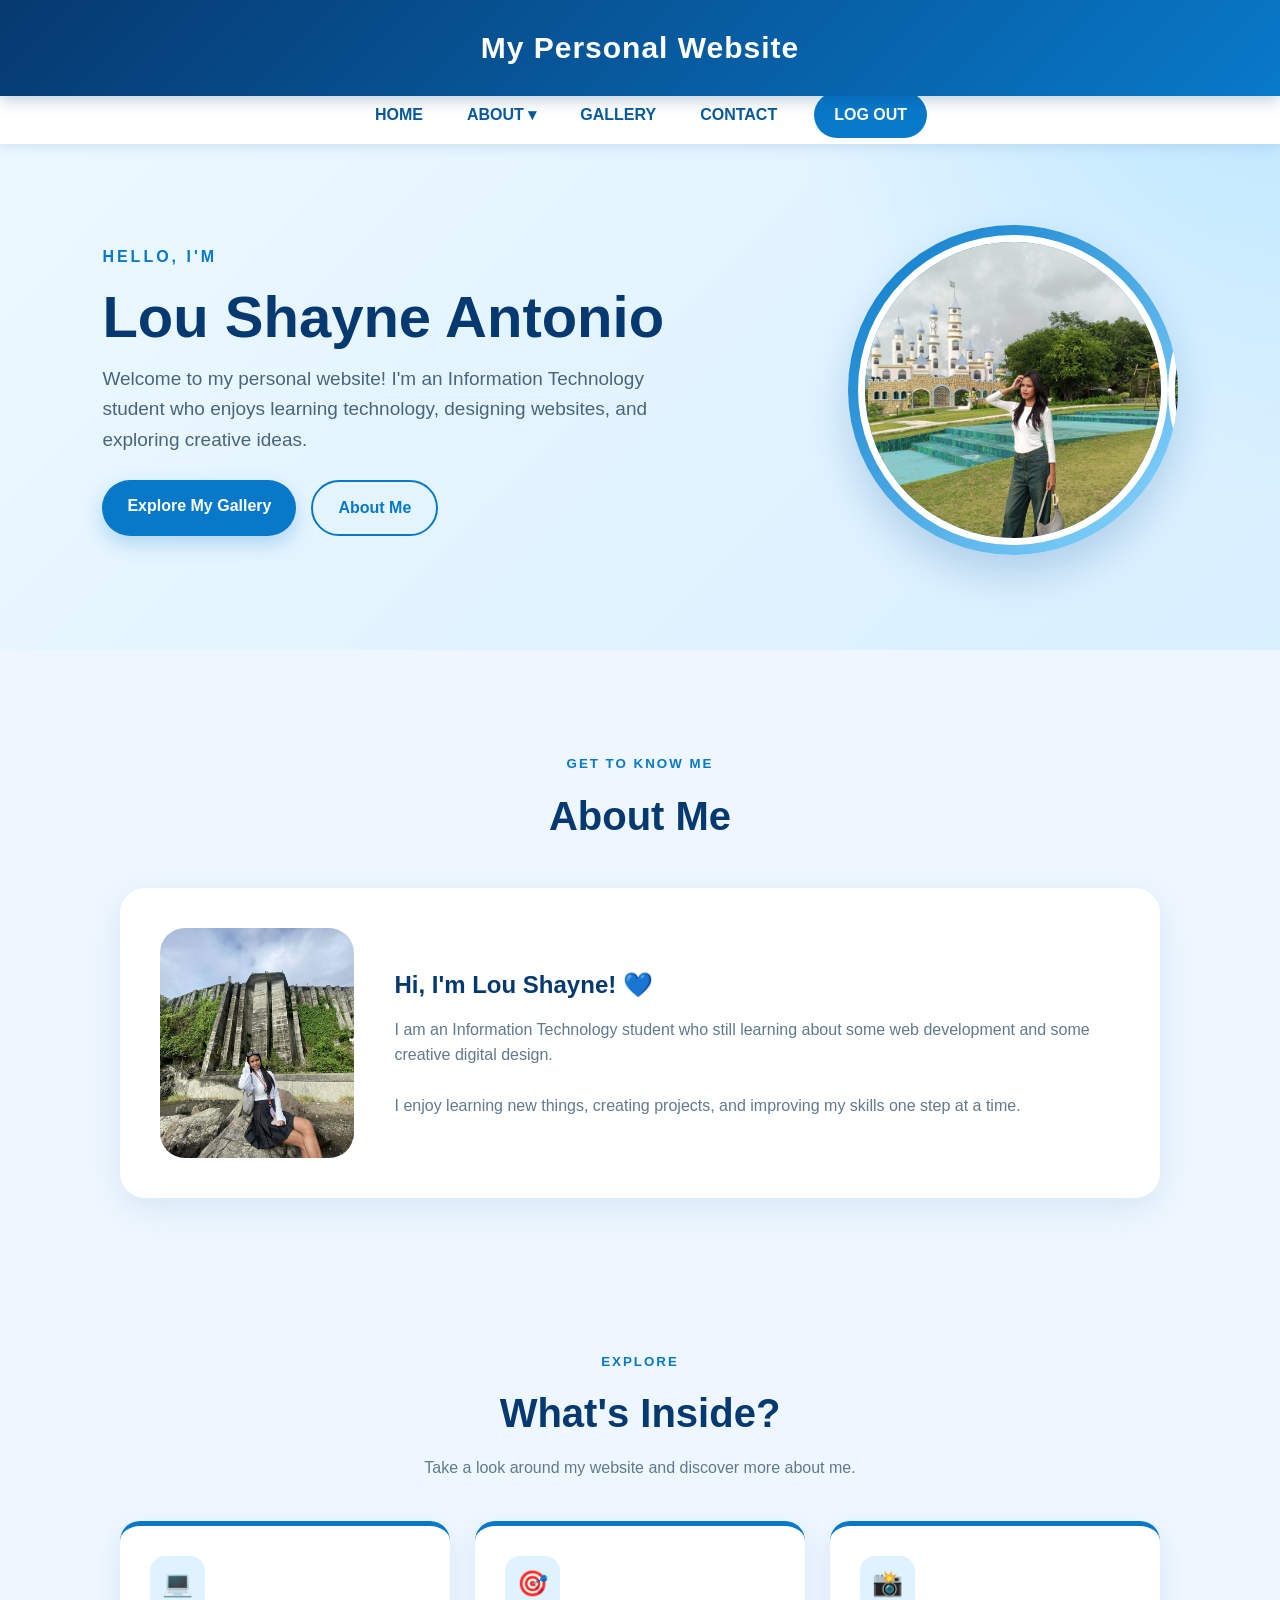
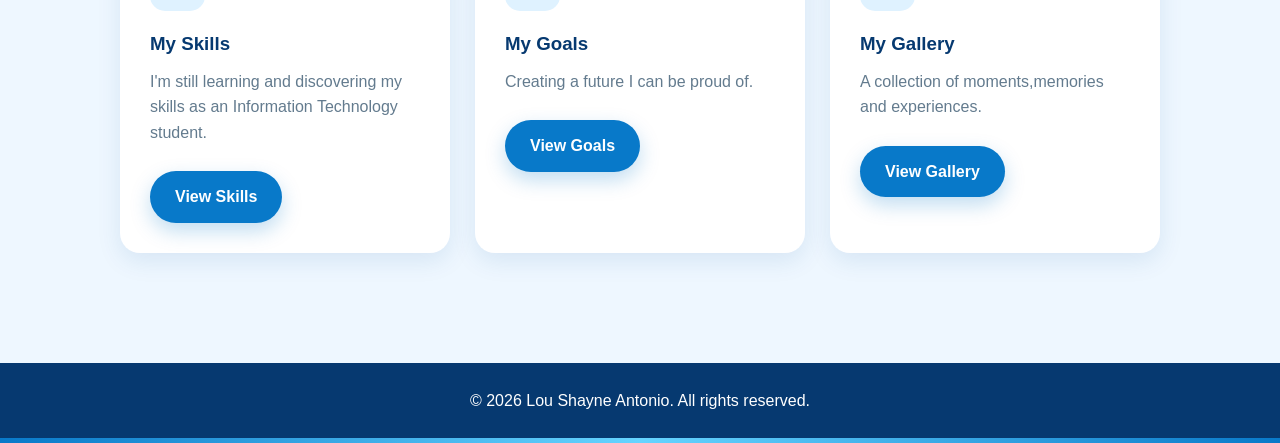
<file: index.html>
<!DOCTYPE html>
<html lang="en">

<head>

    <meta charset="UTF-8">

    <meta
        name="viewport"
        content="width=device-width, initial-scale=1.0"
    >

    <title>Home | My Blue Website</title>

    <link rel="stylesheet" href="style.css">

</head>


<body>


<header>

    <h1>My Personal Website</h1>

</header>


<nav>

    <ul>

        <li>
            <a href="index.html">HOME</a>
        </li>

        <li class="dropdown">

            <a href="#">ABOUT ▾</a>

            <div class="dropdown-content">

                <a href="skills.html">
                    My Skills
                </a>

                <a href="goals.html">
                    My Goals
                </a>

                <a href="funfacts.html">
                    Fun Facts
                </a>

            </div>

        </li>

        <li>
            <a href="gallery.html">GALLERY</a>
        </li>

        <li>
            <a href="contact.html">CONTACT</a>
        </li>

        <li>
            <a
                href="#"
                class="logout-button"
                onclick="confirmLogout()"
            >
                LOG OUT
            </a>
        </li>

    </ul>

</nav>

<!-- HERO SECTION -->

<section class="hero">

    <!-- HERO TEXT -->
    <div class="hero-text">

        <div class="small-title">
            Hello, I'm
        </div>

        <h2>
            Lou Shayne Antonio
           
        </h2>

        <p>
            Welcome to my personal website!
            I'm an Information Technology student
            who enjoys learning technology,
            designing websites, and exploring
            creative ideas.
        </p>

        <div class="hero-buttons">

            <a
                href="gallery.html"
                class="btn btn-primary"
            >
                Explore My Gallery
            </a>

            <a
                href="#about"
                class="btn btn-outline"
            >
                About Me
            </a>

        </div>

    </div>


    <!-- THREE PHOTO SLIDER -->

    <div class="hero-slider">

        <div class="hero-slides">

            <img
                src="one.jpe"
                alt="Profile Photo"
            >

            <img
                src="two2.jpe"
                alt="Second Photo"
            >

            <img
                src="me.jpe"
                alt="Third Photo"
            >

        </div>

    </div>

</section>



<!-- ABOUT -->

<section class="section" id="about">

    <div class="section-title">

        <small>GET TO KNOW ME</small>

        <h2>About Me</h2>

    </div>


    <div class="about-card">

        <img
            src="two.jpe"
            alt="My Photo"
        >


        <div>

            <h2>Hi, I'm Lou Shayne! 💙</h2>

            <p>
                I am an Information Technology student
                who still learning about some web development and some creative digital design.
            </p>

            <br>

            <p>
                I enjoy learning new things,
                creating projects, and improving
                my skills one step at a time.
            </p>

        </div>

    </div>

</section>


<!-- QUICK INFORMATION -->

<section class="section">

    <div class="section-title">

        <small>EXPLORE</small>

        <h2>What's Inside?</h2>

        <p>
            Take a look around my website
            and discover more about me.
        </p>

    </div>


    <div class="card-grid">


        <div class="card">

            <div class="card-icon">💻</div>

            <h3>My Skills</h3>

            <p>
                I'm still learning and discovering my skills as an Information Technology student.
            </p>

            <br>

            <a
                href="skills.html"
                class="btn btn-primary"
            >
                View Skills
            </a>

        </div>


        <div class="card">

            <div class="card-icon">🎯</div>

            <h3>My Goals</h3>

            <p>
               Creating a future I can be proud of.
            </p>

            <br>

            <a
                href="goals.html"
                class="btn btn-primary"
            >
                View Goals
            </a>

        </div>


        <div class="card">

            <div class="card-icon">📸</div>

            <h3>My Gallery</h3>

            <p>
                A collection of moments,memories and experiences.
            </p>

            <br>

            <a
                href="gallery.html"
                class="btn btn-primary"
            >
                View Gallery
            </a>

        </div>

    </div>

</section>


<footer>

    <p>
        © 2026 Lou Shayne Antonio.
        All rights reserved.
    </p>

</footer>


<div class="footer-divider"></div>


<script src="script.js"></script>

</body>

</html>
</file>
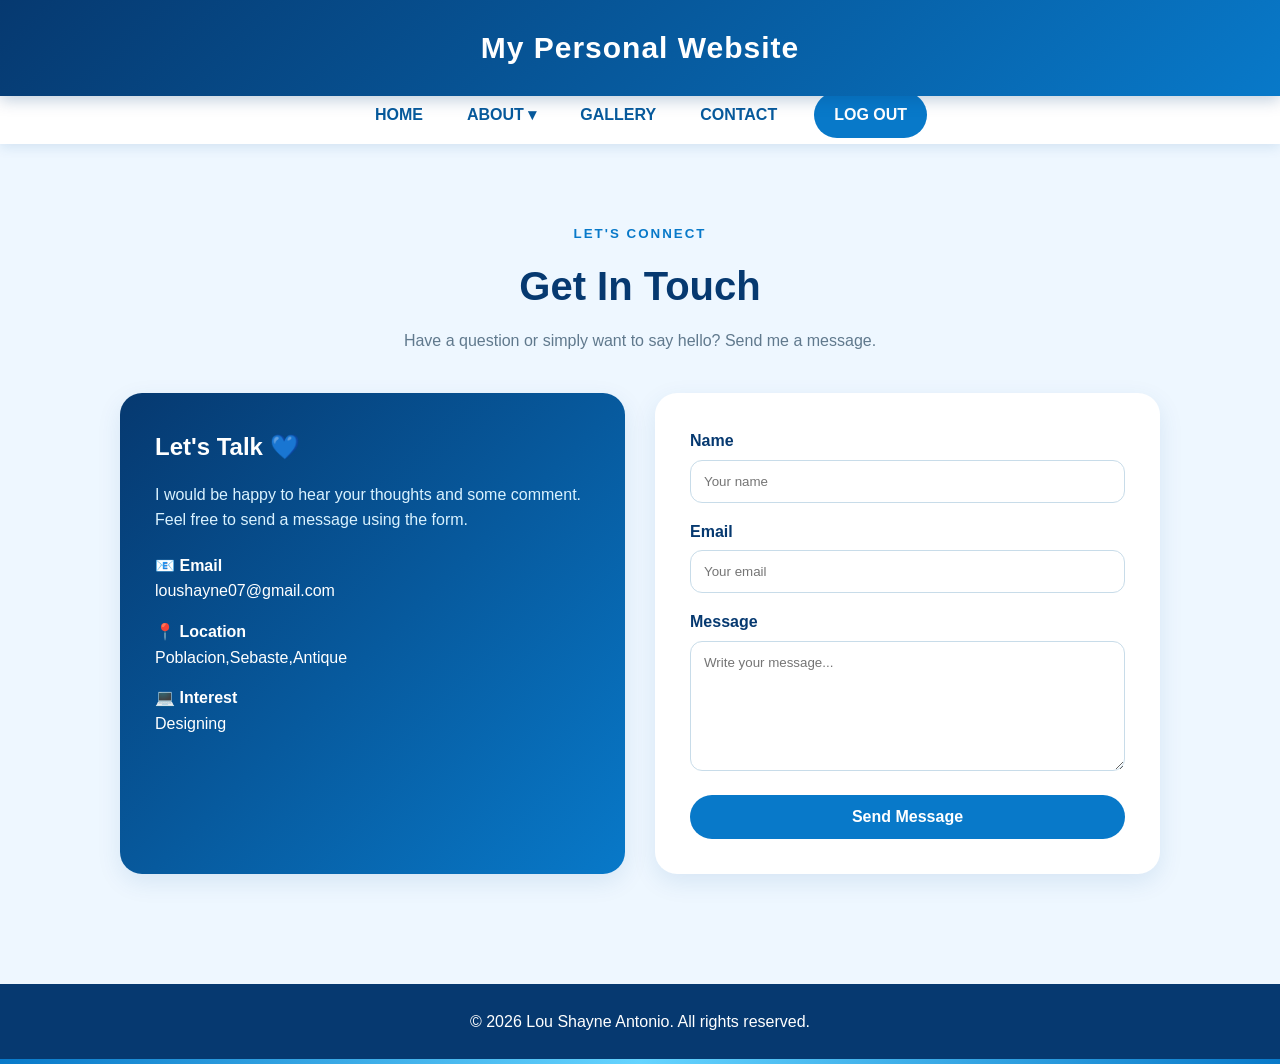
<file: contact.html>
<!DOCTYPE html>
<html lang="en">

<head>

    <meta charset="UTF-8">

    <meta
        name="viewport"
        content="width=device-width, initial-scale=1.0"
    >

    <title>Contact Me</title>

    <link rel="stylesheet" href="style.css">

</head>


<body>


<header>

    <h1>My Personal Website</h1>

</header>


<nav>

    <ul>

        <li>
            <a href="index.html">HOME</a>
        </li>

        <li class="dropdown">

            <a href="#">ABOUT ▾</a>

            <div class="dropdown-content">

                <a href="skills.html">My Skills</a>

                <a href="goals.html">My Goals</a>

                <a href="funfacts.html">Fun Facts</a>

            </div>

        </li>

        <li>
            <a href="gallery.html">GALLERY</a>
        </li>

        <li>
            <a href="contact.html">CONTACT</a>
        </li>

        <li>
            <a
                href="#"
                class="logout-button"
                onclick="confirmLogout()"
            >
                LOG OUT
            </a>
        </li>

    </ul>

</nav>


<section
    class="section"
    style="padding-top:170px;"
>


    <div class="section-title">

        <small>LET'S CONNECT</small>

        <h2>Get In Touch</h2>

        <p>
            Have a question or simply want to
            say hello? Send me a message.
        </p>

    </div>


    <div class="contact-container">


        <div class="contact-info">

            <h2>Let's Talk 💙</h2>

            <p>
                I would be happy to hear your thoughts and some comment.
                Feel free to send a message using
                the form.
            </p>


            <div class="contact-detail">

                📧
                <strong>Email</strong>

                <br>

                loushayne07@gmail.com

            </div>


            <div class="contact-detail">

                📍
                <strong>Location</strong>

                <br>

                Poblacion,Sebaste,Antique

            </div>


            <div class="contact-detail">

                💻
                <strong>Interest</strong>

                <br>

                Designing

            </div>

        </div>


        <form
            class="contact-form"
            id="contactForm"
        >


            <label for="name">
                Name
            </label>

            <input
                type="text"
                id="name"
                placeholder="Your name"
            >

            <p
                id="nameError"
                class="error"
            ></p>


            <label for="email">
                Email
            </label>

            <input
                type="email"
                id="email"
                placeholder="Your email"
            >

            <p
                id="emailError"
                class="error"
            ></p>


            <label for="message">
                Message
            </label>

            <textarea
                id="message"
                placeholder="Write your message..."
            ></textarea>

            <p
                id="messageError"
                class="error"
            ></p>


            <button type="submit">
                Send Message
            </button>

        </form>


    </div>

</section>


<footer>

    <p>
        © 2026 Lou Shayne Antonio.
        All rights reserved.
    </p>

</footer>


<div class="footer-divider"></div>


<script src="script.js"></script>

</body>

</html>
</file>
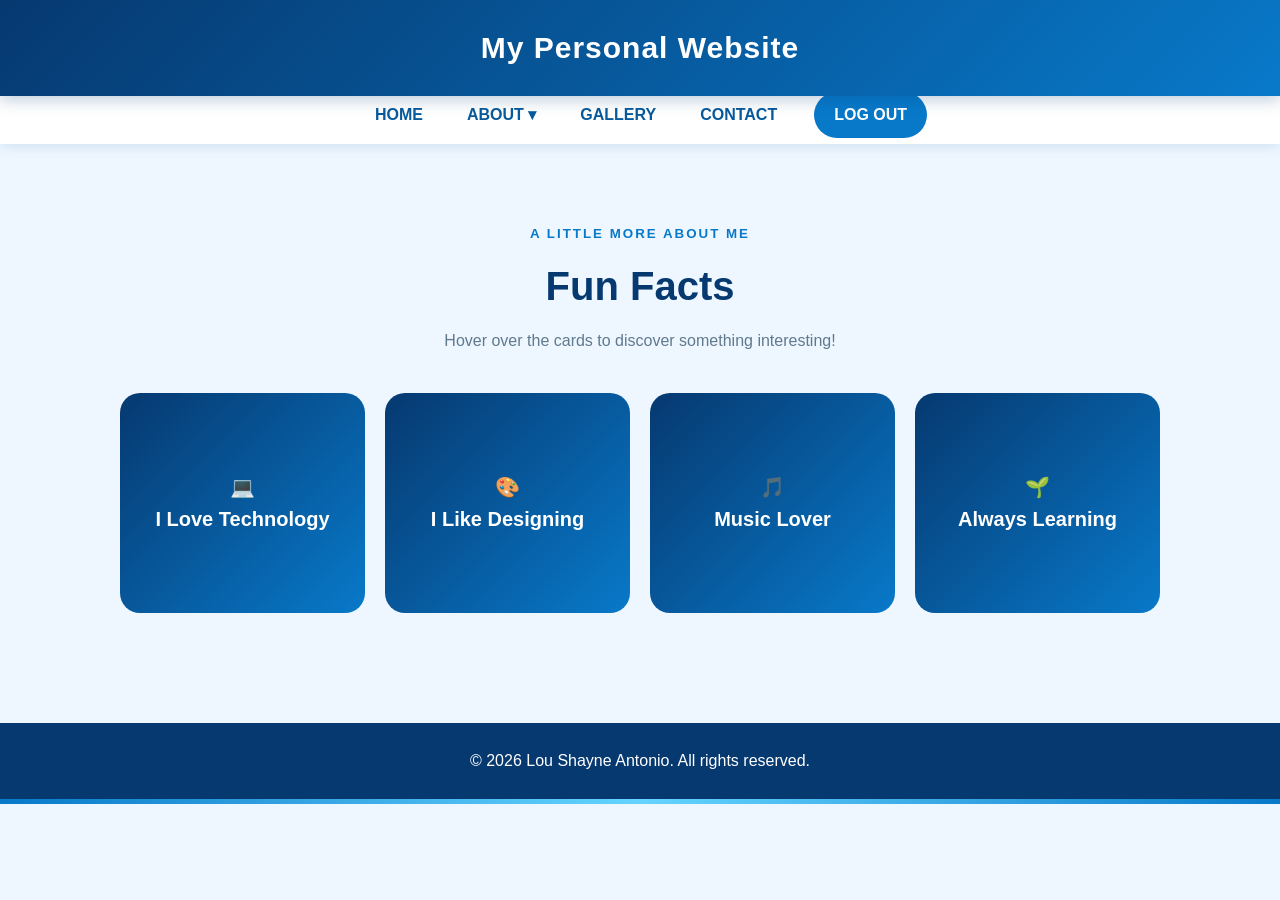
<file: funfacts.html>
<!DOCTYPE html>
<html lang="en">

<head>

    <meta charset="UTF-8">

    <meta
        name="viewport"
        content="width=device-width, initial-scale=1.0"
    >

    <title>Fun Facts</title>

    <link rel="stylesheet" href="style.css">

</head>


<body>


<header>

    <h1>My Personal Website</h1>

</header>


<nav>

    <ul>

        <li>
            <a href="index.html">HOME</a>
        </li>

        <li class="dropdown">

            <a href="#">ABOUT ▾</a>

            <div class="dropdown-content">

                <a href="skills.html">My Skills</a>

                <a href="goals.html">My Goals</a>

                <a href="funfacts.html">Fun Facts</a>

            </div>

        </li>

        <li>
            <a href="gallery.html">GALLERY</a>
        </li>

        <li>
            <a href="contact.html">CONTACT</a>
        </li>

        <li>
            <a
                href="#"
                class="logout-button"
                onclick="confirmLogout()"
            >
                LOG OUT
            </a>
        </li>

    </ul>

</nav>


<section
    class="section"
    style="padding-top:170px;"
>


    <div class="section-title">

        <small>A LITTLE MORE ABOUT ME</small>

        <h2>Fun Facts</h2>

        <p>
            Hover over the cards to discover
            something interesting!
        </p>

    </div>


    <div class="funfact-container">


        <div class="funfact-card">

            <div class="funfact-inner">

                <div class="funfact-front">
                    💻
                    <br>
                    I Love Technology
                </div>

                <div class="funfact-back">

                    <p>
                        I enjoy use it, it helps me learn, create and discover new possibilities.
                    </p>

                </div>

            </div>

        </div>


        <div class="funfact-card">

            <div class="funfact-inner">

                <div class="funfact-front">
                    🎨
                    <br>
                    I Like Designing
                </div>

                <div class="funfact-back">

                    <p>
                       I enjoy designing because it allows me to express my creativity and turn ideas into something 
                       meaningful.
                    </p>

                </div>

            </div>

        </div>


        <div class="funfact-card">

            <div class="funfact-inner">

                <div class="funfact-front">
                    🎵
                    <br>
                    Music Lover
                </div>

                <div class="funfact-back">

                    <p>
                        Music is something that I love it helps me express my feelings, relax and also you can 
                        listen to music while you are working, you can enjoy every moment.
                    </p>

                </div>

            </div>

        </div>


        <div class="funfact-card">

            <div class="funfact-inner">

                <div class="funfact-front">
                    🌱
                    <br>
                    Always Learning
                </div>

                <div class="funfact-back">

                    <p>
                        Helps me grow and become a better with every experience.
                    </p>

                </div>

            </div>

        </div>


    </div>

</section>


<footer>

    <p>
        © 2026 Lou Shayne Antonio.
        All rights reserved.
    </p>

</footer>


<div class="footer-divider"></div>


<script src="script.js"></script>

</body>

</html>
</file>
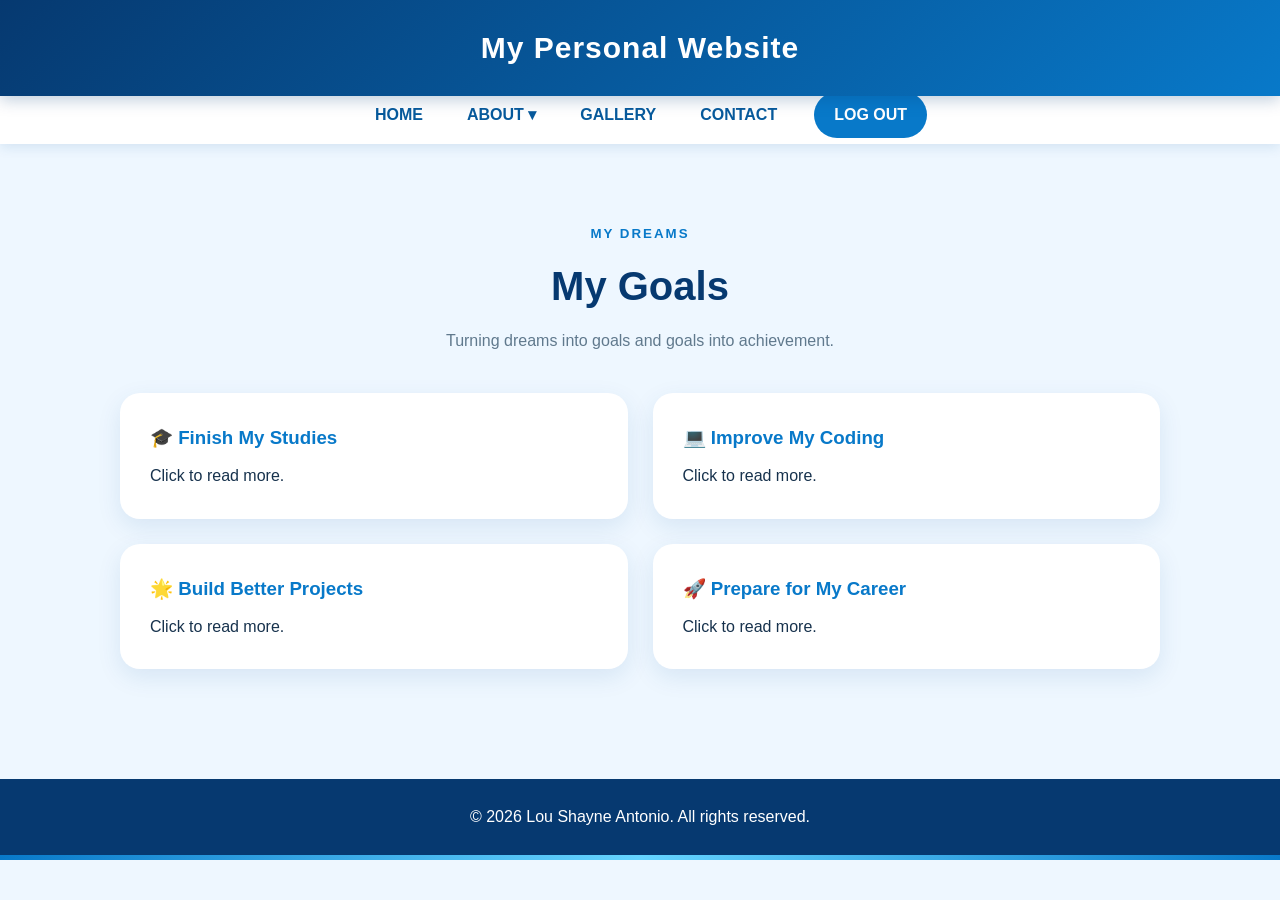
<file: goals.html>
<!DOCTYPE html>
<html lang="en">

<head>

    <meta charset="UTF-8">

    <meta
        name="viewport"
        content="width=device-width, initial-scale=1.0"
    >

    <title>My Goals</title>

    <link rel="stylesheet" href="style.css">

</head>


<body>


<header>

    <h1>My Personal Website</h1>

</header>


<nav>

    <ul>

        <li>
            <a href="index.html">HOME</a>
        </li>

        <li class="dropdown">

            <a href="#">ABOUT ▾</a>

            <div class="dropdown-content">

                <a href="skills.html">My Skills</a>

                <a href="goals.html">My Goals</a>

                <a href="funfacts.html">Fun Facts</a>

            </div>

        </li>

        <li>
            <a href="gallery.html">GALLERY</a>
        </li>

        <li>
            <a href="contact.html">CONTACT</a>
        </li>

        <li>
            <a
                href="#"
                class="logout-button"
                onclick="confirmLogout()"
            >
                LOG OUT
            </a>
        </li>

    </ul>

</nav>


<section
    class="section"
    style="padding-top:170px;"
>


    <div class="section-title">

        <small>MY DREAMS</small>

        <h2>My Goals</h2>

        <p>
            Turning dreams into goals and goals into achievement.
        </p>

    </div>


    <div class="goal-grid">


        <div
            class="goal-card"
            onclick="toggleGoal('goal1')"
        >

            <h3>🎓 Finish My Studies</h3>

            <p>
                Click to read more.
            </p>

            <div
                class="goal-details"
                id="goal1"
            >

                <p>
                    I want to successfully complete
                    my studies and gain more knowledge,save more money and 
                    help my so hardworking mother.
                </p>

            </div>

        </div>


        <div
            class="goal-card"
            onclick="toggleGoal('goal2')"
        >

            <h3>💻 Improve My Coding</h3>

            <p>
                Click to read more.
            </p>

            <div
                class="goal-details"
                id="goal2"
            >

                <p>
                    I want to continue practicing
                    HTML, CSS, JavaScript, and
                    other programming technologies so that I can understand it better and further expand my knowledge.
                </p>

            </div>

        </div>


        <div
            class="goal-card"
            onclick="toggleGoal('goal3')"
        >

            <h3>🌟 Build Better Projects</h3>

            <p>
                Click to read more.
            </p>

            <div
                class="goal-details"
                id="goal3"
            >

                <p>
                   I want to create a useful and important website and application 
                   that is accessible to everyone.
                </p>

            </div>

        </div>


        <div
            class="goal-card"
            onclick="toggleGoal('goal4')"
        >

            <h3>🚀 Prepare for My Career</h3>

            <p>
                Click to read more.
            </p>

            <div
                class="goal-details"
                id="goal4"
            >

                <p>
                    I want to develop my skills and gain experience so that I can use them to become a successful
                    IT professional in the future.
                </p>

            </div>

        </div>


    </div>

</section>


<footer>

    <p>
        © 2026 Lou Shayne Antonio.
        All rights reserved.
    </p>

</footer>


<div class="footer-divider"></div>


<script src="script.js"></script>

</body>

</html>
</file>
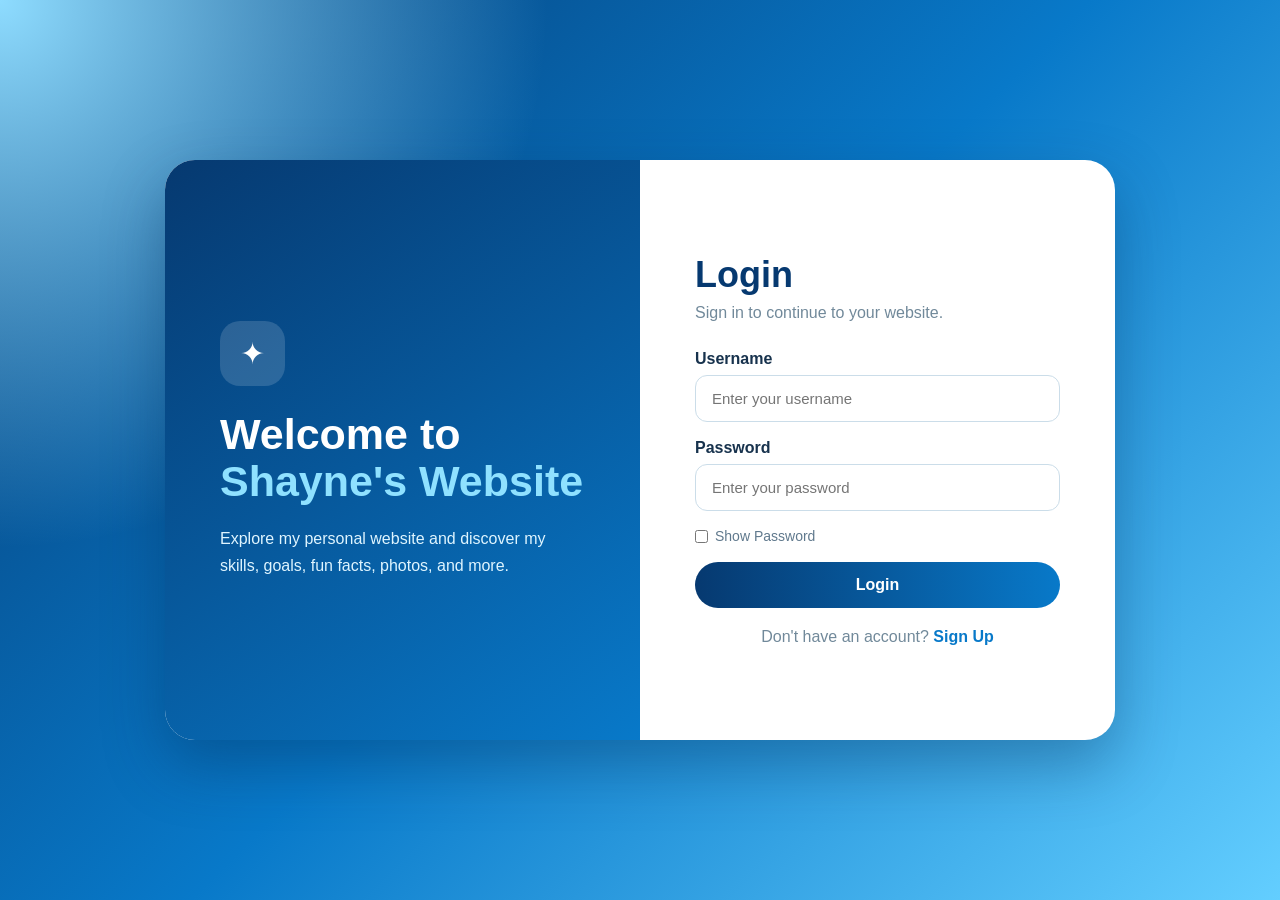
<file: login.html>
<!DOCTYPE html>
<html lang="en">

<head>
    <meta charset="UTF-8">
    <meta name="viewport" content="width=device-width, initial-scale=1.0">

    <title>Login | My Blue Website</title>

    <link rel="stylesheet" href="login_style.css">
</head>

<body>

    <div class="login-wrapper">

        <!-- LEFT SIDE -->

        <div class="login-info">

            <div class="logo">
                ✦
            </div>

            <h1>
                Welcome to
                <span>Shayne's Website</span>
            </h1>

            <p>
                Explore my personal website and discover my
                skills, goals, fun facts, photos, and more.
            </p>

        </div>


        <!-- RIGHT SIDE -->

        <div class="form-container">

            <h2 id="formTitle">Login</h2>

            <p class="form-subtitle" id="formSubtitle">
                Sign in to continue to your website.
            </p>

            <form id="authForm">

                <div class="form-group">

                    <label for="username">
                        Username
                    </label>

                    <input
                        type="text"
                        id="username"
                        placeholder="Enter your username"
                        required
                    >

                </div>


                <div class="form-group">

                    <label for="password">
                        Password
                    </label>

                    <input
                        type="password"
                        id="password"
                        placeholder="Enter your password"
                        required
                    >

                </div>


                <div
                    class="form-group"
                    id="confirmGroup"
                    style="display:none;"
                >

                    <label for="confirmPassword">
                        Confirm Password
                    </label>

                    <input
                        type="password"
                        id="confirmPassword"
                        placeholder="Confirm your password"
                    >

                </div>


                <p
                    id="passwordMatchMessage"
                    style="display:none;"
                ></p>


                <div class="show-password" id="showPasswordContainer">

                    <input
                        type="checkbox"
                        id="showPassword"
                    >

                    <label for="showPassword">
                        Show Password
                    </label>

                </div>


                <button
                    type="submit"
                    class="auth-button"
                    id="submitButton"
                >
                    Login
                </button>


                <p id="errorMessage"></p>


                <p class="toggle-text" id="toggleText">

                    Don't have an account?

                    <a href="#" id="toggleLink">
                        Sign Up
                    </a>

                </p>

            </form>

        </div>

    </div>


    <script>

        let isLogin = true;

        const form = document.getElementById("authForm");

        const formTitle =
            document.getElementById("formTitle");

        const formSubtitle =
            document.getElementById("formSubtitle");

        const confirmGroup =
            document.getElementById("confirmGroup");

        const confirmPassword =
            document.getElementById("confirmPassword");

        const submitButton =
            document.getElementById("submitButton");

        const toggleText =
            document.getElementById("toggleText");

        const toggleLink =
            document.getElementById("toggleLink");

        const errorMessage =
            document.getElementById("errorMessage");

        const showPassword =
            document.getElementById("showPassword");

        const password =
            document.getElementById("password");

        const passwordMatchMessage =
            document.getElementById("passwordMatchMessage");


        /* SHOW PASSWORD */

        showPassword.addEventListener("change", function () {

            password.type =
                this.checked ? "text" : "password";

            confirmPassword.type =
                this.checked ? "text" : "password";

        });


        /* SWITCH LOGIN / SIGN UP */

        toggleLink.addEventListener("click", function (event) {

            event.preventDefault();

            isLogin = !isLogin;

            form.reset();

            errorMessage.textContent = "";

            passwordMatchMessage.style.display = "none";


            if (!isLogin) {

                formTitle.textContent = "Create Account";

                formSubtitle.textContent =
                    "Create your account to get started.";

                confirmGroup.style.display = "block";

                confirmPassword.required = true;

                submitButton.textContent = "Sign Up";

                toggleText.innerHTML =
                    'Already have an account? <a href="#" id="toggleLink">Login</a>';

            } else {

                formTitle.textContent = "Login";

                formSubtitle.textContent =
                    "Sign in to continue to your website.";

                confirmGroup.style.display = "none";

                confirmPassword.required = false;

                submitButton.textContent = "Login";

                toggleText.innerHTML =
                    'Don\'t have an account? <a href="#" id="toggleLink">Sign Up</a>';

            }

            document.getElementById("toggleLink")
                .addEventListener("click", arguments.callee);

        });


        /* PASSWORD MATCH */

        confirmPassword.addEventListener("input", function () {

            if (isLogin) return;

            if (this.value === "") {

                passwordMatchMessage.style.display = "none";

            } else if (this.value === password.value) {

                passwordMatchMessage.textContent =
                    "✓ Passwords match";

                passwordMatchMessage.style.color =
                    "#168a4a";

                passwordMatchMessage.style.display =
                    "block";

            } else {

                passwordMatchMessage.textContent =
                    "Passwords do not match";

                passwordMatchMessage.style.color =
                    "#d62828";

                passwordMatchMessage.style.display =
                    "block";
            }

        });


        /* FORM SUBMIT */

        form.addEventListener("submit", function (event) {

            event.preventDefault();

            const username =
                document.getElementById("username").value.trim();

            const pass =
                password.value;


            if (!username || !pass) {

                errorMessage.textContent =
                    "Please fill out all fields.";

                return;
            }


            if (isLogin) {

                const savedUsername =
                    localStorage.getItem("username");

                const savedPassword =
                    localStorage.getItem("password");


                if (
                    username === savedUsername &&
                    pass === savedPassword
                ) {

                    localStorage.setItem(
                        "isLoggedIn",
                        "true"
                    );

                    alert("Welcome! Successfully logged in.");

                    window.location.href =
                        "index.html";

                } else {

                    errorMessage.textContent =
                        "Invalid username or password.";

                }

            } else {

                const confirm =
                    confirmPassword.value;


                if (pass !== confirm) {

                    errorMessage.textContent =
                        "Passwords do not match.";

                    return;
                }


                localStorage.setItem(
                    "username",
                    username
                );

                localStorage.setItem(
                    "password",
                    pass
                );

                alert(
                    "Account created successfully! You can now log in."
                );

                isLogin = true;

                form.reset();

                confirmGroup.style.display =
                    "none";

                confirmPassword.required =
                    false;

                formTitle.textContent =
                    "Login";

                formSubtitle.textContent =
                    "Sign in to continue to your website.";

                submitButton.textContent =
                    "Login";

                toggleText.innerHTML =
                    'Don\'t have an account? <a href="#" id="toggleLink">Sign Up</a>';

                errorMessage.textContent = "";

            }

        });

    </script>

</body>

</html>
</file>
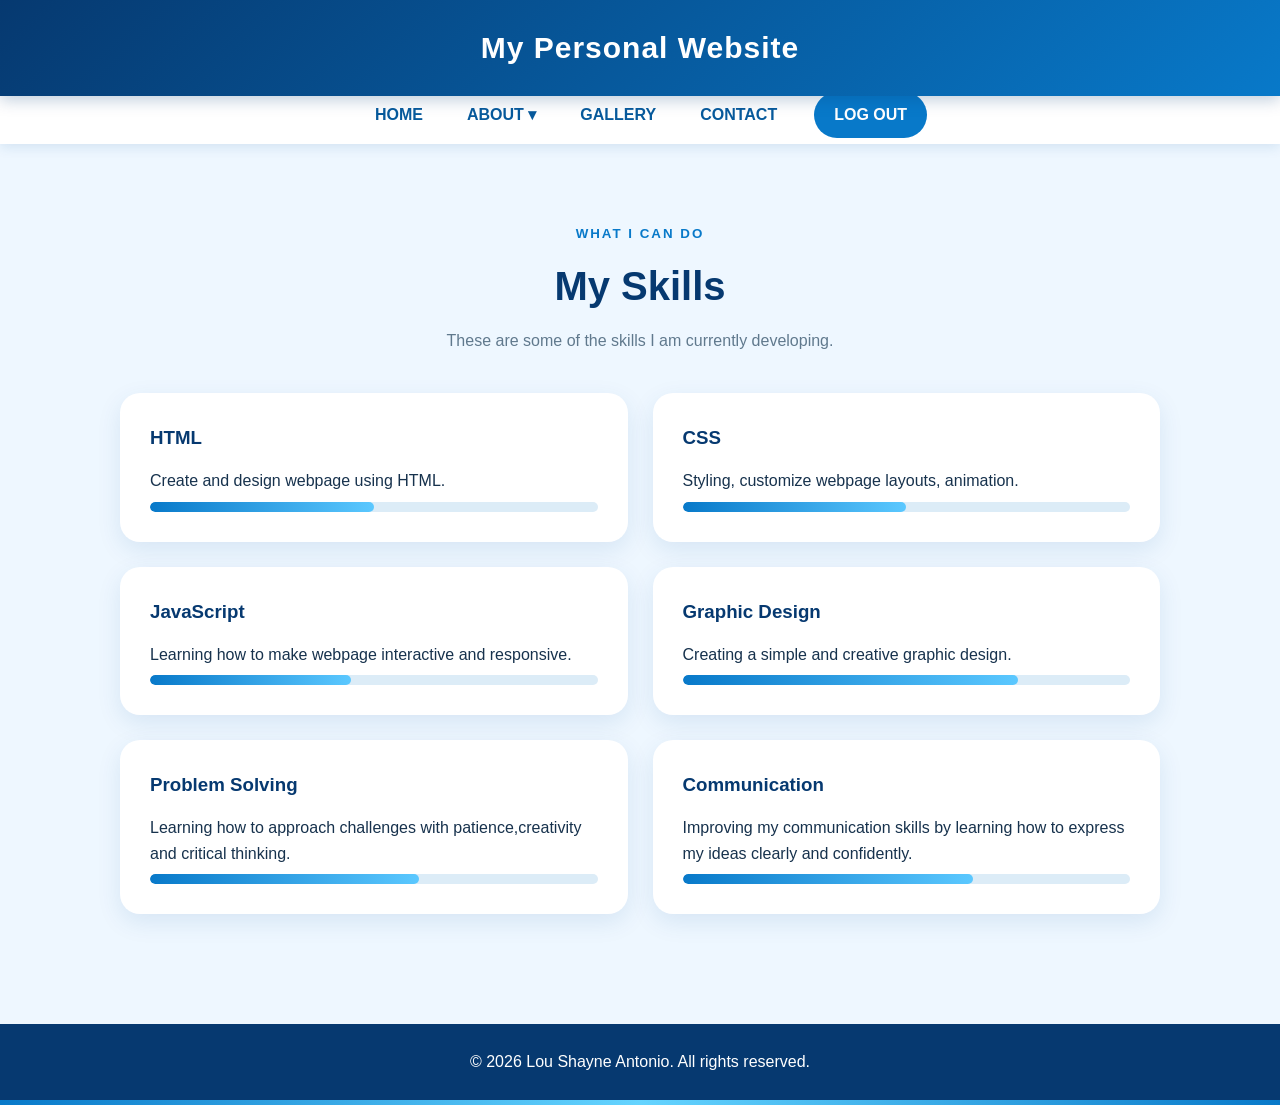
<file: skills.html>
<!DOCTYPE html>
<html lang="en">

<head>

    <meta charset="UTF-8">

    <meta
        name="viewport"
        content="width=device-width, initial-scale=1.0"
    >

    <title>My Skills</title>

    <link rel="stylesheet" href="style.css">

</head>


<body>


<header>

    <h1>My Personal Website</h1>

</header>


<nav>

    <ul>

        <li>
            <a href="index.html">HOME</a>
        </li>

        <li class="dropdown">

            <a href="#">ABOUT ▾</a>

            <div class="dropdown-content">

                <a href="skills.html">My Skills</a>

                <a href="goals.html">My Goals</a>

                <a href="funfacts.html">Fun Facts</a>

            </div>

        </li>

        <li>
            <a href="gallery.html">GALLERY</a>
        </li>

        <li>
            <a href="contact.html">CONTACT</a>
        </li>

        <li>
            <a
                href="#"
                class="logout-button"
                onclick="confirmLogout()"
            >
                LOG OUT
            </a>
        </li>

    </ul>

</nav>


<section
    class="section"
    style="padding-top:170px;"
>


    <div class="section-title">

        <small>WHAT I CAN DO</small>

        <h2>My Skills</h2>

        <p>
            These are some of the skills
            I am currently developing.
        </p>

    </div>


    <div class="skills-container">


        <div class="skill-card">

            <h3>HTML</h3>

            <p>
                Create and design webpage using HTML.
            </p>

            <div class="skill-bar">

                <div
                    class="skill-progress"
                    style="width:50%;"
                ></div>

            </div>

        </div>


        <div class="skill-card">

            <h3>CSS</h3>

            <p>
               Styling, customize webpage layouts, animation.
            </p>

            <div class="skill-bar">

                <div
                    class="skill-progress"
                    style="width:50%;"
                ></div>

            </div>

        </div>


        <div class="skill-card">

            <h3>JavaScript</h3>

            <p>
                Learning how to make webpage interactive and responsive.
            </p>

            <div class="skill-bar">

                <div
                    class="skill-progress"
                    style="width:45%;"
                ></div>

            </div>

        </div>


        <div class="skill-card">

            <h3>Graphic Design</h3>

            <p>
                Creating a simple and creative graphic design.
            </p>

            <div class="skill-bar">

                <div
                    class="skill-progress"
                    style="width:75%;"
                ></div>

            </div>

        </div>


        <div class="skill-card">

            <h3>Problem Solving</h3>

            <p>
                Learning how to approach challenges with patience,creativity and critical thinking.
            </p>

            <div class="skill-bar">

                <div
                    class="skill-progress"
                    style="width:60%;"
                ></div>

            </div>

        </div>


        <div class="skill-card">

            <h3>Communication</h3>

            <p>
                Improving my communication skills by learning how to express my ideas clearly and confidently.
            </p>

            <div class="skill-bar">

                <div
                    class="skill-progress"
                    style="width:65%;"
                ></div>

            </div>

        </div>


    </div>

</section>


<footer>

    <p>
        © 2026 Lou Shayne Antonio.
        All rights reserved.
    </p>

</footer>


<div class="footer-divider"></div>


<script src="script.js"></script>

</body>

</html>
</file>
<file: style.css>
/* ================================
   BLUE PERSONAL WEBSITE
   Main Style Sheet
================================ */

* {
    margin: 0;
    padding: 0;
    box-sizing: border-box;
}

html {
    scroll-behavior: smooth;
}

body {
    font-family: "Trebuchet MS", Arial, sans-serif;
    background: #eef7ff;
    color: #17324d;
    line-height: 1.6;
}

/* ================================
   HEADER
================================ */

header {
    background: linear-gradient(135deg, #063970, #0879c9);
    color: white;
    text-align: center;
    padding: 24px 20px;
    position: fixed;
    top: 0;
    left: 0;
    width: 100%;
    z-index: 1000;
    box-shadow: 0 4px 15px rgba(0, 60, 120, 0.25);
}

header h1 {
    font-size: 30px;
    letter-spacing: 1px;
}

/* ================================
   NAVIGATION
================================ */

nav {
    position: fixed;
    top: 86px;
    left: 0;
    width: 100%;
    z-index: 999;
}

nav ul {
    list-style: none;
    display: flex;
    justify-content: center;
    align-items: center;
    flex-wrap: wrap;
    background: #ffffff;
    box-shadow: 0 3px 12px rgba(0, 80, 150, 0.12);
}

nav ul li {
    position: relative;
}

nav ul li a {
    display: block;
    padding: 16px 22px;
    color: #075a9c;
    text-decoration: none;
    font-weight: bold;
    font-size: 16px;
    transition: 0.3s ease;
}

nav ul li a:hover {
    background: #dff2ff;
    color: #043b69;
}

/* ================================
   DROPDOWN
================================ */

.dropdown-content {
    display: none;
    position: absolute;
    top: 100%;
    left: 0;
    min-width: 220px;
    background: white;
    border-radius: 0 0 12px 12px;
    box-shadow: 0 8px 20px rgba(0, 70, 130, 0.18);
    overflow: hidden;
}

.dropdown:hover .dropdown-content {
    display: block;
}

.dropdown-content a {
    padding: 13px 18px;
    color: #075a9c;
    background: white;
}

.dropdown-content a:hover {
    background: #e8f6ff;
}

/* ================================
   LOGOUT
================================ */

.logout-button {
    margin-left: 15px;
    background: #0879c9;
    color: white !important;
    border-radius: 25px;
    padding: 10px 20px !important;
}

.logout-button:hover {
    background: #064d82 !important;
    color: white !important;
}

/* ================================
   HERO
================================ */

.hero {
    min-height: 650px;
    padding: 210px 8% 80px;
    display: flex;
    align-items: center;
    justify-content: space-between;
    gap: 50px;
    background:
        radial-gradient(circle at top right, #b9e6ff, transparent 35%),
        linear-gradient(135deg, #eef9ff, #d8efff);
}

.hero-text {
    max-width: 600px;
}

.hero-text .small-title {
    color: #0879c9;
    font-weight: bold;
    letter-spacing: 3px;
    text-transform: uppercase;
}

.hero-text h2 {
    font-size: 58px;
    line-height: 1.1;
    color: #063970;
    margin: 15px 0;
}

.hero-text h2 span {
    color: #0879c9;
}

.hero-text p {
    font-size: 19px;
    color: #48657c;
    margin-bottom: 25px;
}

.hero-buttons {
    display: flex;
    gap: 15px;
    flex-wrap: wrap;
}

.btn {
    display: inline-block;
    padding: 13px 25px;
    border-radius: 30px;
    text-decoration: none;
    font-weight: bold;
    transition: 0.3s ease;
}

.btn-primary {
    background: #0879c9;
    color: white;
    box-shadow: 0 8px 20px rgba(8, 121, 201, 0.25);
}

.btn-primary:hover {
    background: #064d82;
    transform: translateY(-3px);
}

.btn-outline {
    border: 2px solid #0879c9;
    color: #0879c9;
}

.btn-outline:hover {
    background: #0879c9;
    color: white;
}


/* =================================
   THREE PHOTO HERO SLIDER
================================= */

.hero-slider {
    width: 330px;
    height: 330px;
    border-radius: 50%;
    padding: 10px;
    background: linear-gradient(
        135deg,
        #0879c9,
        #8dd8ff
    );

    box-shadow:
        0 20px 40px rgba(0, 80, 150, 0.20);

    overflow: hidden;
    position: relative;
    flex-shrink: 0;
}


/* SLIDING CONTAINER */

.hero-slides {
    width: 300%;
    height: 100%;

    display: flex;

    animation: heroSlide 9s infinite;
}


/* EACH PHOTO */

.hero-slides img {
    width: 33.3333%;
    height: 100%;

    object-fit: cover;

    border: 7px solid white;
    border-radius: 50%;

    flex-shrink: 0;
}


/* SLIDE ANIMATION */

@keyframes heroSlide {

    0% {
        transform: translateX(0);
    }

    27% {
        transform: translateX(0);
    }

    33% {
        transform: translateX(-33.3333%);
    }

    60% {
        transform: translateX(-33.3333%);
    }

    66% {
        transform: translateX(-66.6666%);
    }

    94% {
        transform: translateX(-66.6666%);
    }

    100% {
        transform: translateX(0);
    }

}


/* MOBILE */

@media (max-width: 900px) {

    .hero-slider {
        width: 260px;
        height: 260px;
    }

}



/* ================================
   GENERAL SECTION
================================ */

.section {
    max-width: 1100px;
    margin: 50px auto;
    padding: 50px 30px;
}

.section-title {
    text-align: center;
    margin-bottom: 40px;
}

.section-title small {
    color: #0879c9;
    font-weight: bold;
    letter-spacing: 2px;
}

.section-title h2 {
    font-size: 40px;
    color: #063970;
    margin-top: 8px;
}

.section-title p {
    max-width: 700px;
    margin: 10px auto;
    color: #60798d;
}

/* ================================
   ABOUT CARD
================================ */

.about-card {
    background: white;
    border-radius: 25px;
    padding: 40px;
    display: flex;
    align-items: center;
    gap: 40px;
    box-shadow: 0 10px 35px rgba(0, 80, 150, 0.10);
}

.about-card img {
    width: 230px;
    height: 230px;
    object-fit: cover;
    border-radius: 25px;
}

.about-card h2 {
    color: #063970;
    margin-bottom: 12px;
}

.about-card p {
    color: #60798d;
}

/* ================================
   CARDS
================================ */

.card-grid {
    display: grid;
    grid-template-columns: repeat(3, 1fr);
    gap: 25px;
}

.card {
    background: white;
    border-radius: 20px;
    padding: 30px;
    box-shadow: 0 8px 25px rgba(0, 80, 150, 0.10);
    transition: 0.3s ease;
    border-top: 5px solid #0879c9;
}

.card:hover {
    transform: translateY(-8px);
    box-shadow: 0 15px 35px rgba(0, 80, 150, 0.18);
}

.card-icon {
    width: 55px;
    height: 55px;
    display: flex;
    align-items: center;
    justify-content: center;
    background: #dff2ff;
    color: #0879c9;
    border-radius: 15px;
    font-size: 25px;
    margin-bottom: 18px;
}

.card h3 {
    color: #063970;
    margin-bottom: 10px;
}

.card p {
    color: #637b8e;
}

/* ================================
   SKILLS
================================ */

.skills-container {
    display: grid;
    grid-template-columns: repeat(2, 1fr);
    gap: 25px;
}

.skill-card {
    background: white;
    padding: 30px;
    border-radius: 20px;
    box-shadow: 0 8px 25px rgba(0, 80, 150, 0.10);
}

.skill-card h3 {
    color: #063970;
    margin-bottom: 15px;
}

.skill-bar {
    height: 10px;
    background: #dcecf7;
    border-radius: 20px;
    overflow: hidden;
    margin-top: 8px;
}

.skill-progress {
    height: 100%;
    background: linear-gradient(90deg, #0879c9, #5bc8ff);
    border-radius: 20px;
}

/* ================================
   GOALS
================================ */

.goal-grid {
    display: grid;
    grid-template-columns: repeat(2, 1fr);
    gap: 25px;
}

.goal-card {
    background: white;
    border-radius: 20px;
    padding: 30px;
    box-shadow: 0 8px 25px rgba(0, 80, 150, 0.10);
    cursor: pointer;
    transition: 0.3s ease;
}

.goal-card:hover {
    transform: translateY(-6px);
}

.goal-card h3 {
    color: #0879c9;
    margin-bottom: 10px;
}

.goal-details {
    display: none;
    margin-top: 15px;
    color: #60798d;
}

.goal-details.active {
    display: block;
    animation: fadeIn 0.4s ease;
}

@keyframes fadeIn {
    from {
        opacity: 0;
        transform: translateY(8px);
    }

    to {
        opacity: 1;
        transform: translateY(0);
    }
}

/* ================================
   FUN FACTS
================================ */

.funfact-container {
    display: grid;
    grid-template-columns: repeat(4, 1fr);
    gap: 20px;
}

.funfact-card {
    height: 220px;
    perspective: 1000px;
}

.funfact-inner {
    width: 100%;
    height: 100%;
    position: relative;
    transition: transform 0.7s;
    transform-style: preserve-3d;
}

.funfact-card:hover .funfact-inner {
    transform: rotateY(180deg);
}

.funfact-front,
.funfact-back {
    position: absolute;
    width: 100%;
    height: 100%;
    backface-visibility: hidden;
    border-radius: 20px;
    display: flex;
    align-items: center;
    justify-content: center;
    text-align: center;
    padding: 20px;
}

.funfact-front {
    background: linear-gradient(135deg, #063970, #0879c9);
    color: white;
    font-size: 20px;
    font-weight: bold;
}

.funfact-back {
    background: #dff2ff;
    color: #063970;
    transform: rotateY(180deg);
}

/* ================================
   GALLERY
================================ */

.gallery {
    display: grid;
    grid-template-columns: repeat(3, 1fr);
    gap: 25px;
}

.gallery-item {
    background: white;
    border-radius: 18px;
    padding: 12px;
    box-shadow: 0 8px 25px rgba(0, 80, 150, 0.10);
    transition: 0.3s ease;
}

.gallery-item:hover {
    transform: translateY(-5px);
}

.gallery-item img {
    width: 100%;
    height: 190px;
    object-fit: cover;
    border-radius: 13px;
    cursor: pointer;
    transition: 0.3s ease;
}

.gallery-item img:hover {
    transform: scale(1.02);
}

.image-description {
    padding: 12px 5px 5px;
}

.image-description h3 {
    color: #063970;
    font-size: 18px;
}

.image-description p {
    color: #71899a;
    font-size: 14px;
}

/* ================================
   LIGHTBOX
================================ */

.lightbox {
    display: none;
    position: fixed;
    z-index: 2000;
    left: 0;
    top: 0;
    width: 100%;
    height: 100%;
    background: rgba(3, 30, 55, 0.94);
    align-items: center;
    justify-content: center;
}

.lightbox.show {
    display: flex;
}

.lightbox-content {
    max-width: 80%;
    max-height: 80%;
    border-radius: 15px;
    box-shadow: 0 10px 40px rgba(0, 0, 0, 0.4);
}

.close {
    position: absolute;
    top: 25px;
    right: 40px;
    color: white;
    font-size: 45px;
    cursor: pointer;
}

.prev,
.next {
    position: absolute;
    top: 50%;
    transform: translateY(-50%);
    color: white;
    font-size: 40px;
    padding: 15px;
    cursor: pointer;
    user-select: none;
}

.prev {
    left: 25px;
}

.next {
    right: 25px;
}

.prev:hover,
.next:hover,
.close:hover {
    color: #63ceff;
}

/* ================================
   CONTACT
================================ */

.contact-container {
    display: grid;
    grid-template-columns: 1fr 1fr;
    gap: 30px;
}

.contact-info,
.contact-form {
    background: white;
    padding: 35px;
    border-radius: 22px;
    box-shadow: 0 8px 25px rgba(0, 80, 150, 0.10);
}

.contact-info {
    background: linear-gradient(135deg, #063970, #0879c9);
    color: white;
}

.contact-info h2 {
    margin-bottom: 15px;
}

.contact-info p {
    margin-bottom: 20px;
    color: #d9f2ff;
}

.contact-detail {
    margin: 15px 0;
}

.contact-form label {
    display: block;
    margin-bottom: 6px;
    font-weight: bold;
    color: #063970;
}

.contact-form input,
.contact-form textarea {
    width: 100%;
    padding: 13px;
    margin-bottom: 16px;
    border: 1px solid #c8dce9;
    border-radius: 12px;
    outline: none;
    font-family: inherit;
}

.contact-form input:focus,
.contact-form textarea:focus {
    border-color: #0879c9;
    box-shadow: 0 0 0 3px #dff2ff;
}

.contact-form textarea {
    min-height: 130px;
    resize: vertical;
}

.contact-form button {
    width: 100%;
    padding: 13px;
    background: #0879c9;
    color: white;
    border: none;
    border-radius: 25px;
    cursor: pointer;
    font-weight: bold;
    font-size: 16px;
}

.contact-form button:hover {
    background: #064d82;
}

.error {
    color: #d62828;
    font-size: 13px;
    margin-top: -10px;
    margin-bottom: 10px;
}

/* ================================
   FOOTER
================================ */

footer {
    background: #063970;
    color: white;
    text-align: center;
    padding: 25px;
    margin-top: 60px;
}

.footer-divider {
    height: 5px;
    background: linear-gradient(90deg, #0879c9, #65d4ff, #0879c9);
}

/* ================================
   RESPONSIVE
================================ */

@media (max-width: 900px) {

    .hero {
        flex-direction: column;
        text-align: center;
        padding-top: 190px;
    }

    .hero-buttons {
        justify-content: center;
    }

    .hero-photo {
        width: 260px;
        height: 260px;
    }

    .card-grid,
    .gallery,
    .funfact-container {
        grid-template-columns: repeat(2, 1fr);
    }

    .about-card,
    .contact-container {
        grid-template-columns: 1fr;
        flex-direction: column;
    }

    .skills-container,
    .goal-grid {
        grid-template-columns: 1fr;
    }
}

@media (max-width: 600px) {

    header h1 {
        font-size: 21px;
    }

    nav {
        top: 72px;
    }

    nav ul li a {
        padding: 10px;
        font-size: 12px;
    }

    .hero {
        padding: 170px 20px 60px;
    }

    .hero-text h2 {
        font-size: 40px;
    }

    .section {
        padding: 35px 18px;
    }

    .card-grid,
    .gallery,
    .funfact-container {
        grid-template-columns: 1fr;
    }

    .about-card {
        padding: 25px;
    }

    .about-card img {
        width: 180px;
        height: 180px;
    }

    .contact-container {
        display: flex;
        flex-direction: column;
    }
}
</file>
<file: login_style.css>
* {
    margin: 0;
    padding: 0;
    box-sizing: border-box;
}

body {
    font-family: "Trebuchet MS", Arial, sans-serif;
    min-height: 100vh;
    display: flex;
    justify-content: center;
    align-items: center;
    background:
        radial-gradient(circle at top left, #8edcff, transparent 35%),
        linear-gradient(135deg, #063970, #0879c9, #63ceff);
    padding: 20px;
}

.login-wrapper {
    width: 950px;
    max-width: 100%;
    min-height: 580px;
    display: grid;
    grid-template-columns: 1fr 1fr;
    background: white;
    border-radius: 30px;
    overflow: hidden;
    box-shadow: 0 25px 60px rgba(0, 40, 80, 0.35);
}

/* Left side */

.login-info {
    background: linear-gradient(145deg, #063970, #0879c9);
    color: white;
    padding: 55px;
    display: flex;
    flex-direction: column;
    justify-content: center;
}

.login-info .logo {
    width: 65px;
    height: 65px;
    border-radius: 20px;
    background: rgba(255,255,255,0.15);
    display: flex;
    justify-content: center;
    align-items: center;
    font-size: 30px;
    margin-bottom: 25px;
}

.login-info h1 {
    font-size: 43px;
    line-height: 1.1;
    margin-bottom: 20px;
}

.login-info h1 span {
    color: #8fe1ff;
}

.login-info p {
    color: #dff5ff;
    line-height: 1.7;
}

/* Right side */

.form-container {
    padding: 55px;
    display: flex;
    flex-direction: column;
    justify-content: center;
}

.form-container h2 {
    color: #063970;
    font-size: 36px;
    margin-bottom: 8px;
}

.form-subtitle {
    color: #71899a;
    margin-bottom: 28px;
}

.form-group {
    margin-bottom: 17px;
}

.form-group label {
    display: block;
    color: #17324d;
    font-weight: bold;
    margin-bottom: 7px;
}

.form-group input {
    width: 100%;
    padding: 14px 16px;
    border: 1px solid #cbdde9;
    border-radius: 12px;
    font-size: 15px;
    outline: none;
    transition: 0.3s;
}

.form-group input:focus {
    border-color: #0879c9;
    box-shadow: 0 0 0 4px #e0f4ff;
}

.show-password {
    display: flex;
    align-items: center;
    gap: 7px;
    color: #60798d;
    font-size: 14px;
    margin-bottom: 18px;
}

.show-password input {
    accent-color: #0879c9;
}

.auth-button {
    width: 100%;
    padding: 14px;
    border: none;
    border-radius: 25px;
    background: linear-gradient(90deg, #063970, #0879c9);
    color: white;
    font-size: 16px;
    font-weight: bold;
    cursor: pointer;
    transition: 0.3s;
}

.auth-button:hover {
    transform: translateY(-2px);
    box-shadow: 0 8px 20px rgba(8, 121, 201, 0.3);
}

.toggle-text {
    text-align: center;
    margin-top: 20px;
    color: #71899a;
}

.toggle-text a {
    color: #0879c9;
    font-weight: bold;
    text-decoration: none;
}

.toggle-text a:hover {
    text-decoration: underline;
}

#errorMessage {
    color: #d62828;
    text-align: center;
    margin-top: 12px;
    font-size: 14px;
}

#passwordMatchMessage {
    font-size: 13px;
    margin-top: -8px;
    margin-bottom: 10px;
}

@media (max-width: 700px) {

    .login-wrapper {
        grid-template-columns: 1fr;
    }

    .login-info {
        padding: 35px;
        text-align: center;
    }

    .login-info .logo {
        margin: 0 auto 20px;
    }

    .login-info h1 {
        font-size: 32px;
    }

    .form-container {
        padding: 35px;
    }
}
</file>
